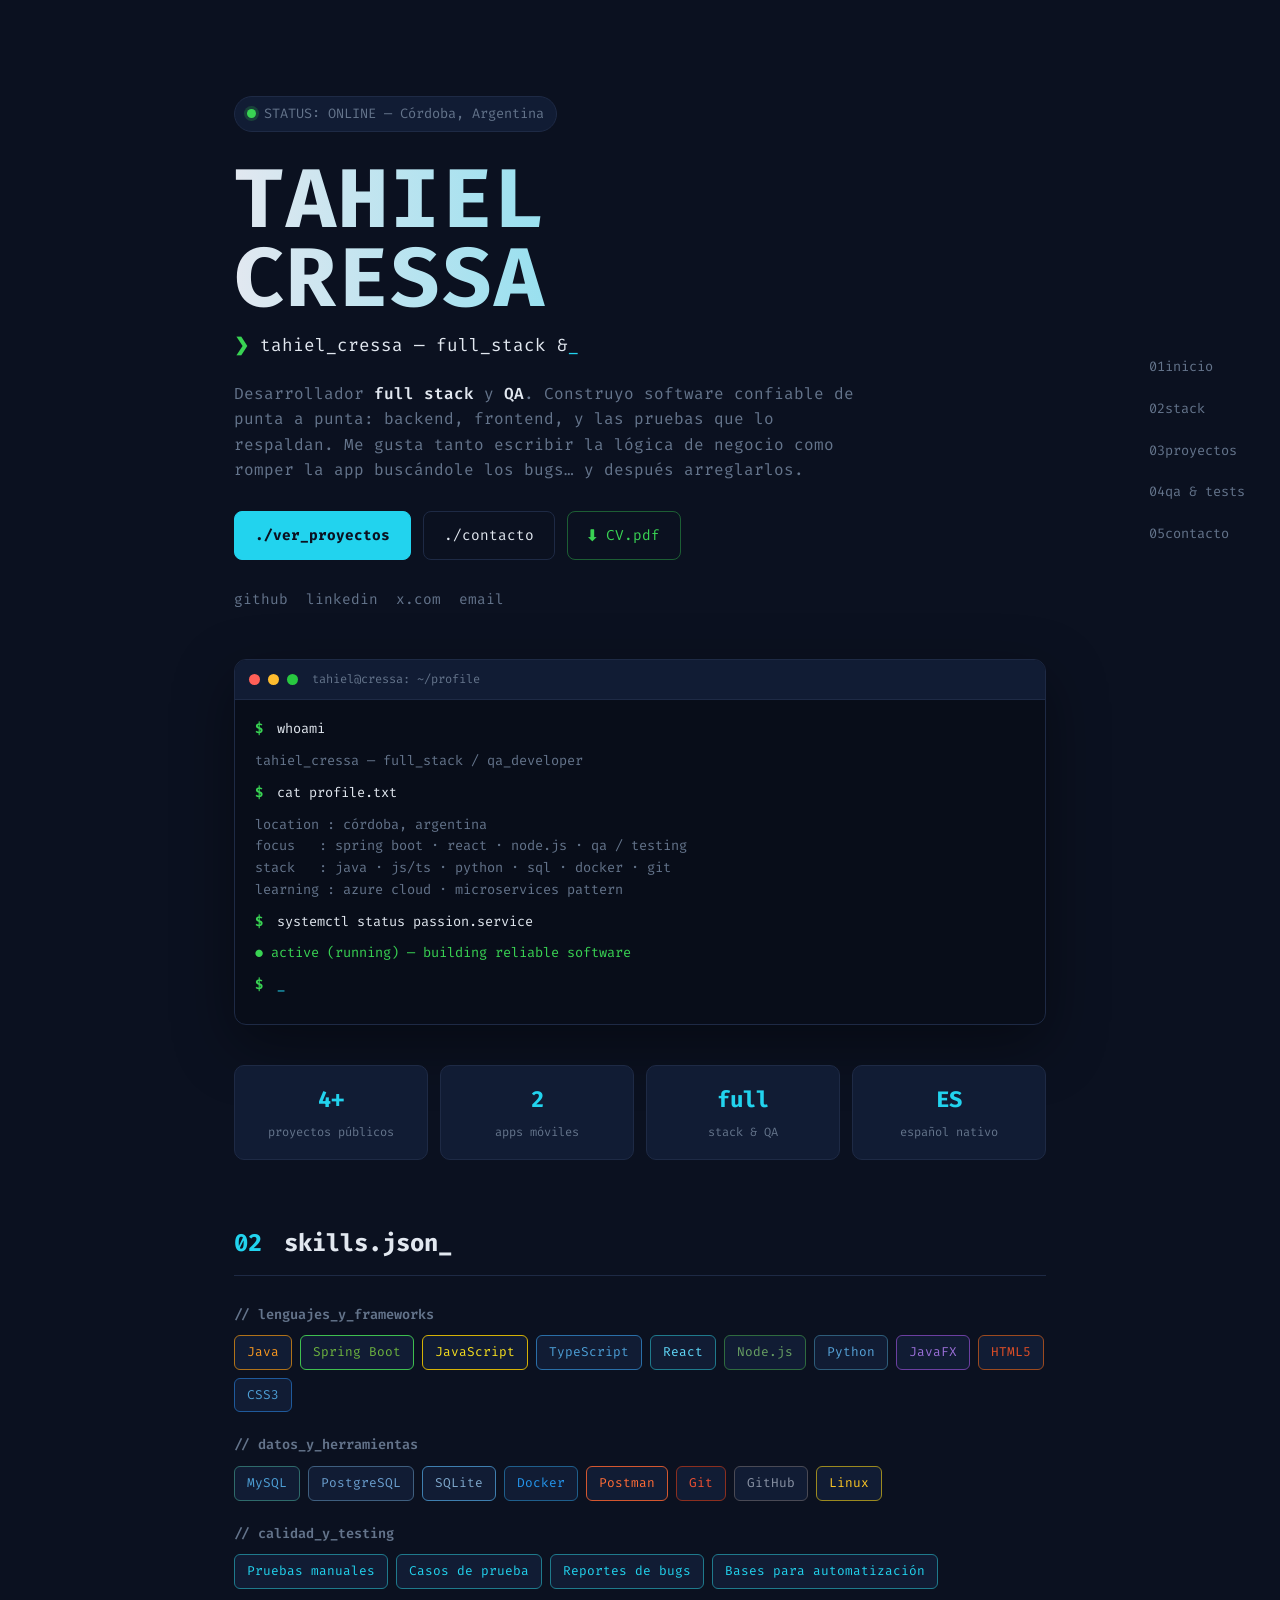
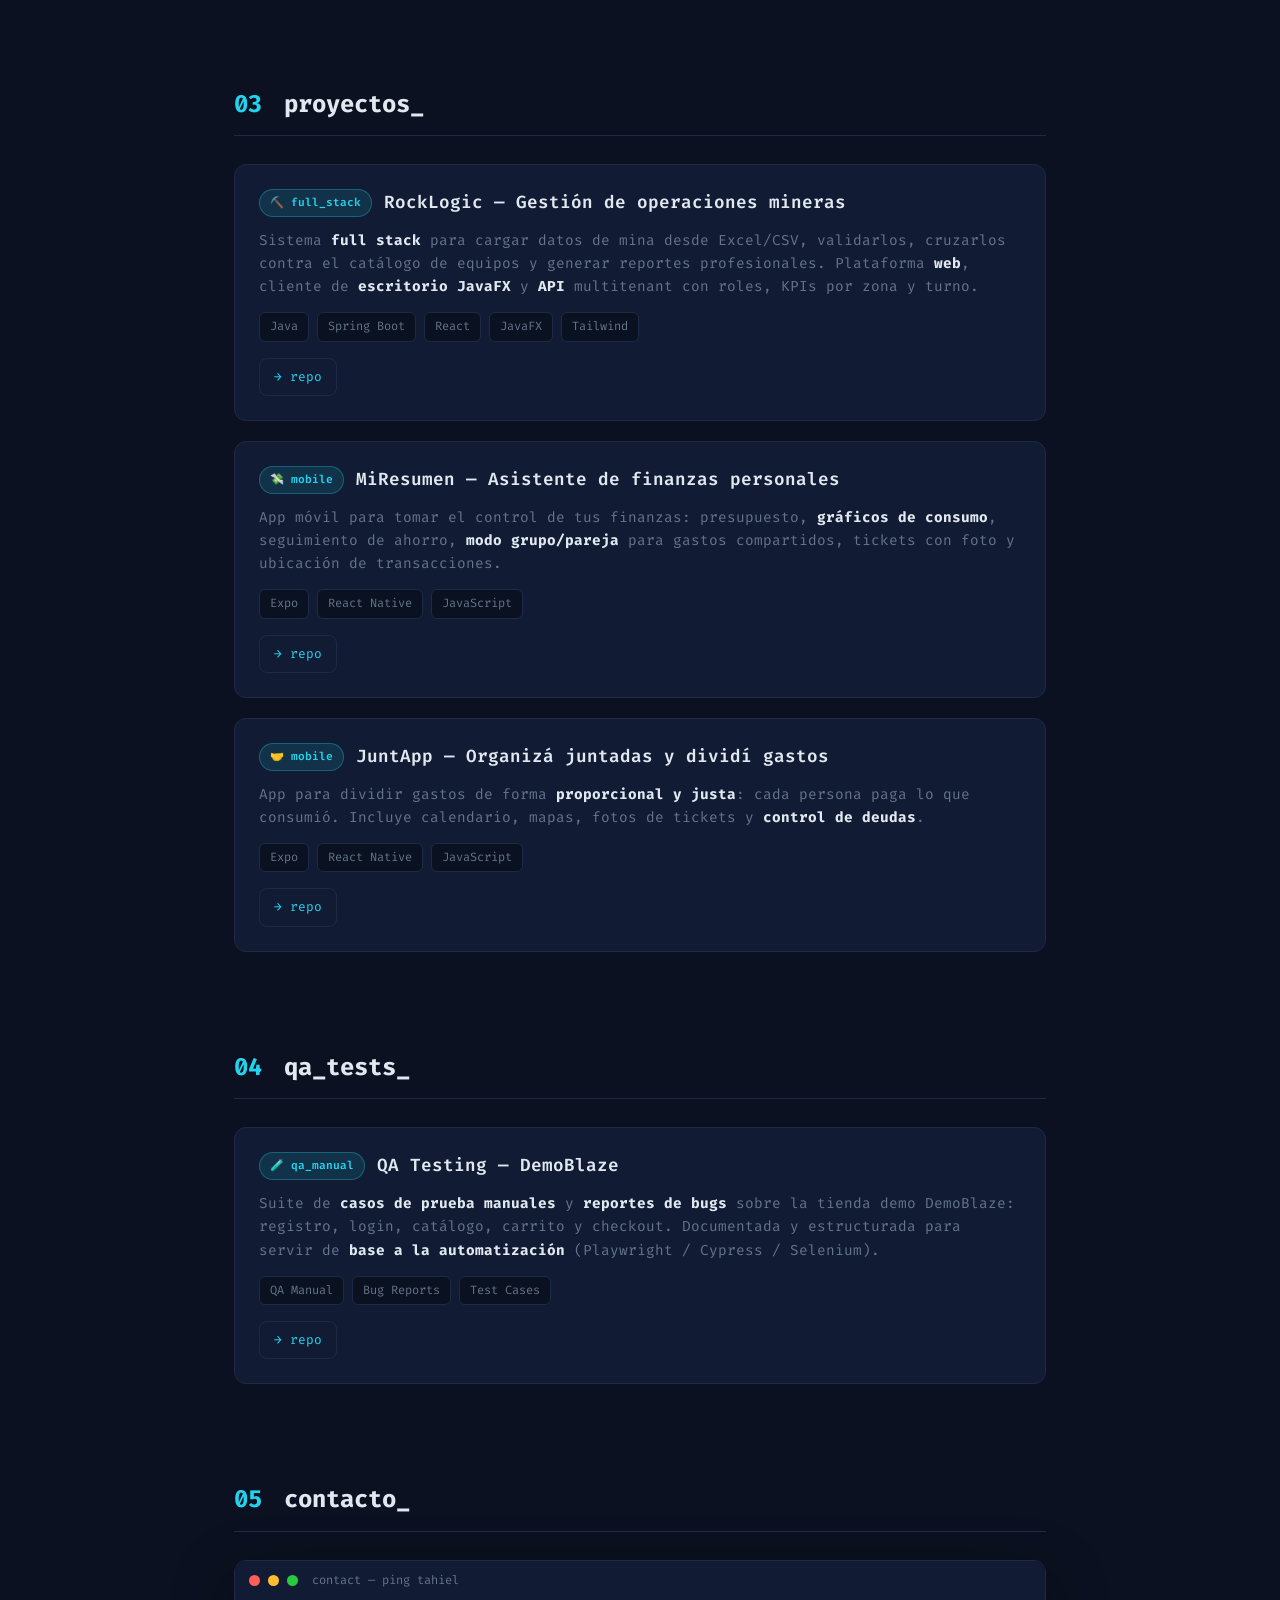
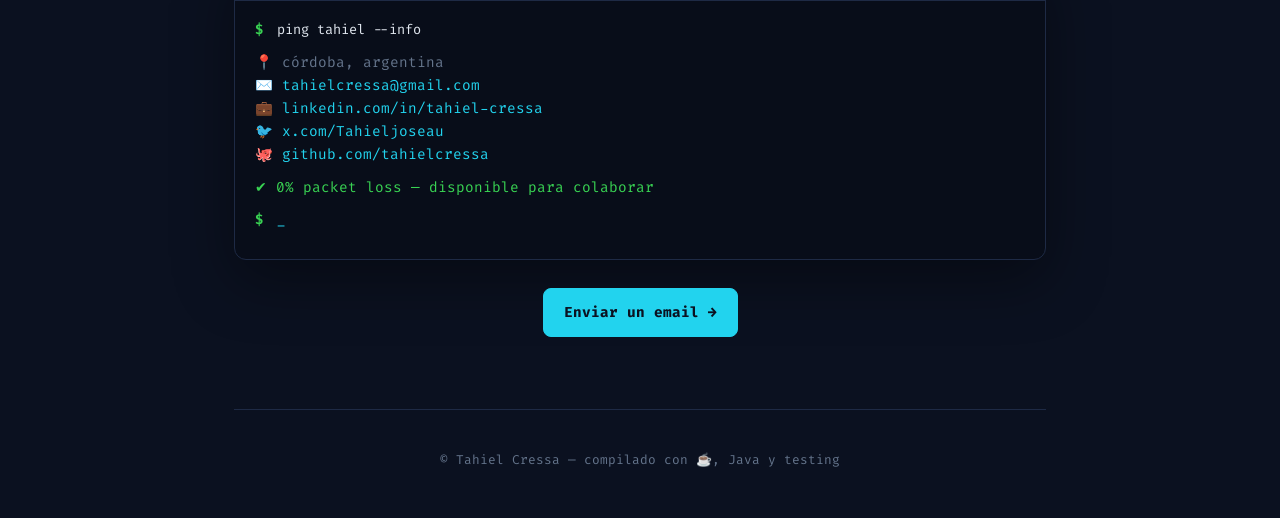
<file: index.html>
<!DOCTYPE html>
<html lang="es">
<head>
  <meta charset="UTF-8" />
  <meta name="viewport" content="width=device-width, initial-scale=1.0" />
  <title>Tahiel Cressa — Full Stack & QA Developer</title>
  <meta name="description" content="Portafolio de Tahiel Cressa: desarrollador full stack y QA desde Córdoba, Argentina." />
  <link rel="preconnect" href="https://fonts.googleapis.com" />
  <link rel="preconnect" href="https://fonts.gstatic.com" crossorigin />
  <link href="https://fonts.googleapis.com/css2?family=Fira+Code:wght@400;500;600;700&family=Inter:wght@400;500;600;700;800&display=swap" rel="stylesheet" />
  <link rel="stylesheet" href="style.css" />
</head>
<body>

  <a class="skip-link" href="#proyectos">Ir a proyectos</a>

  <header class="sidebar">
    <nav class="nav" aria-label="Navegación principal">
      <a href="#inicio" class="nav-link">01<span>inicio</span></a>
      <a href="#acerca" class="nav-link">02<span>stack</span></a>
      <a href="#proyectos" class="nav-link">03<span>proyectos</span></a>
      <a href="#qa" class="nav-link">04<span>qa & tests</span></a>
      <a href="#contacto" class="nav-link">05<span>contacto</span></a>
    </nav>
  </header>

  <main class="content">

    <!-- ============ HERO ============ -->
    <section id="inicio" class="hero">
      <p class="status-line">
        <span class="dot"></span> STATUS: ONLINE — Córdoba, Argentina
      </p>

      <h1 class="name">TAHIEL<br />CRESSA</h1>
      <p class="subtitle">
        <span class="prompt">❯</span> <span id="typed"></span><span class="cursor">_</span>
      </p>

      <p class="intro">
        Desarrollador <strong>full stack</strong> y <strong>QA</strong>. Construyo software confiable de
        punta a punta: backend, frontend, y las pruebas que lo respaldan. Me gusta tanto escribir la
        lógica de negocio como romper la app buscándole los bugs… y después arreglarlos.
      </p>

      <div class="cta">
        <a class="btn btn-primary" href="#proyectos">./ver_proyectos</a>
        <a class="btn btn-ghost" href="#contacto">./contacto</a>
        <a class="btn btn-download" href="CV-Tahiel-Cressa.pdf" download>⬇ CV.pdf</a>
      </div>

      <div class="social">
        <a href="https://github.com/tahielcressa" target="_blank" rel="noopener" aria-label="GitHub">github</a>
        <a href="https://www.linkedin.com/in/tahiel-cressa-9344aa1b0/" target="_blank" rel="noopener" aria-label="LinkedIn">linkedin</a>
        <a href="https://x.com/Tahieljoseau" target="_blank" rel="noopener" aria-label="X">x.com</a>
        <a href="mailto:tahielcressa@gmail.com" aria-label="Email">email</a>
      </div>
    </section>

    <!-- ============ TERMINAL ============ -->
    <section class="terminal" aria-label="Terminal">
      <div class="term-bar">
        <span class="term-dot red"></span>
        <span class="term-dot yellow"></span>
        <span class="term-dot green"></span>
        <span class="term-title">tahiel@cressa: ~/profile</span>
      </div>
      <div class="term-body">
        <p><span class="term-c">$</span> whoami</p>
        <p class="term-out">tahiel_cressa — full_stack / qa_developer</p>
        <p><span class="term-c">$</span> cat profile.txt</p>
        <p class="term-out">location : córdoba, argentina<br>
        focus&nbsp;&nbsp;&nbsp;: spring boot · react · node.js · qa / testing<br>
        stack&nbsp;&nbsp;&nbsp;: java · js/ts · python · sql · docker · git<br>
        learning : azure cloud · microservices pattern</p>
        <p><span class="term-c">$</span> systemctl status passion.service</p>
        <p class="term-out term-green">● active (running) — building reliable software</p>
        <p><span class="term-c">$</span> <span class="cursor">_</span></p>
      </div>
    </section>

    <!-- ============ STATS ============ -->
    <section class="chips" aria-label="Datos rápidos">
      <div class="chip"><strong>4+</strong><span>proyectos públicos</span></div>
      <div class="chip"><strong>2</strong><span>apps móviles</span></div>
      <div class="chip"><strong>full</strong><span>stack & QA</span></div>
      <div class="chip"><strong>ES</strong><span>español nativo</span></div>
    </section>

    <!-- ============ STACK ============ -->
    <section id="acerca" class="section">
      <h2 class="section-title"><span class="num">02</span> skills.json_</h2>

      <h3 class="sub-title">// lenguajes_y_frameworks</h3>
      <div class="tags">
        <span class="tag t-java">Java</span>
        <span class="tag t-spring">Spring Boot</span>
        <span class="tag t-js">JavaScript</span>
        <span class="tag t-ts">TypeScript</span>
        <span class="tag t-react">React</span>
        <span class="tag t-node">Node.js</span>
        <span class="tag t-python">Python</span>
        <span class="tag t-javafx">JavaFX</span>
        <span class="tag t-html">HTML5</span>
        <span class="tag t-css">CSS3</span>
      </div>

      <h3 class="sub-title">// datos_y_herramientas</h3>
      <div class="tags">
        <span class="tag t-mysql">MySQL</span>
        <span class="tag t-postgres">PostgreSQL</span>
        <span class="tag t-sqlite">SQLite</span>
        <span class="tag t-docker">Docker</span>
        <span class="tag t-postman">Postman</span>
        <span class="tag t-git">Git</span>
        <span class="tag t-github">GitHub</span>
        <span class="tag t-linux">Linux</span>
      </div>

      <h3 class="sub-title">// calidad_y_testing</h3>
      <div class="tags">
        <span class="tag t-qa">Pruebas manuales</span>
        <span class="tag t-qa">Casos de prueba</span>
        <span class="tag t-qa">Reportes de bugs</span>
        <span class="tag t-qa">Bases para automatización</span>
      </div>
    </section>

    <!-- ============ PROJECTS ============ -->
    <section id="proyectos" class="section">
      <h2 class="section-title"><span class="num">03</span> proyectos_</h2>

      <article class="project">
        <div class="project-head">
          <span class="badge">⛏️ full_stack</span>
          <h3 class="project-name">RockLogic — Gestión de operaciones mineras</h3>
        </div>
        <p class="project-desc">
          Sistema <strong>full stack</strong> para cargar datos de mina desde Excel/CSV, validarlos,
          cruzarlos contra el catálogo de equipos y generar reportes profesionales. Plataforma <strong>web</strong>,
          cliente de <strong>escritorio JavaFX</strong> y <strong>API</strong> multitenant con roles, KPIs por zona y turno.
        </p>
        <div class="project-tech">
          <span>Java</span><span>Spring Boot</span><span>React</span><span>JavaFX</span><span>Tailwind</span>
        </div>
        <a class="btn btn-small" href="https://github.com/tahielcressa/RockLogic" target="_blank" rel="noopener">→ repo</a>
      </article>

      <article class="project">
        <div class="project-head">
          <span class="badge">💸 mobile</span>
          <h3 class="project-name">MiResumen — Asistente de finanzas personales</h3>
        </div>
        <p class="project-desc">
          App móvil para tomar el control de tus finanzas: presupuesto, <strong>gráficos de consumo</strong>,
          seguimiento de ahorro, <strong>modo grupo/pareja</strong> para gastos compartidos, tickets con foto
          y ubicación de transacciones.
        </p>
        <div class="project-tech">
          <span>Expo</span><span>React Native</span><span>JavaScript</span>
        </div>
        <a class="btn btn-small" href="https://github.com/tahielcressa/MiResumen" target="_blank" rel="noopener">→ repo</a>
      </article>

      <article class="project">
        <div class="project-head">
          <span class="badge">🤝 mobile</span>
          <h3 class="project-name">JuntApp — Organizá juntadas y dividí gastos</h3>
        </div>
        <p class="project-desc">
          App para dividir gastos de forma <strong>proporcional y justa</strong>: cada persona paga lo que consumió.
          Incluye calendario, mapas, fotos de tickets y <strong>control de deudas</strong>.
        </p>
        <div class="project-tech">
          <span>Expo</span><span>React Native</span><span>JavaScript</span>
        </div>
        <a class="btn btn-small" href="https://github.com/tahielcressa/JuntApp" target="_blank" rel="noopener">→ repo</a>
      </article>
    </section>

    <!-- ============ QA ============ -->
    <section id="qa" class="section">
      <h2 class="section-title"><span class="num">04</span> qa_tests_</h2>

      <article class="project">
        <div class="project-head">
          <span class="badge">🧪 qa_manual</span>
          <h3 class="project-name">QA Testing — DemoBlaze</h3>
        </div>
        <p class="project-desc">
          Suite de <strong>casos de prueba manuales</strong> y <strong>reportes de bugs</strong> sobre la tienda demo
          DemoBlaze: registro, login, catálogo, carrito y checkout. Documentada y estructurada para servir de
          <strong>base a la automatización</strong> (Playwright / Cypress / Selenium).
        </p>
        <div class="project-tech">
          <span>QA Manual</span><span>Bug Reports</span><span>Test Cases</span>
        </div>
        <a class="btn btn-small" href="https://github.com/tahielcressa/QA-Testing-DemoBlaze" target="_blank" rel="noopener">→ repo</a>
      </article>
    </section>

    <!-- ============ CONTACT ============ -->
    <section id="contacto" class="section">
      <h2 class="section-title"><span class="num">05</span> contacto_</h2>

      <div class="terminal contact-terminal" aria-label="Contacto">
        <div class="term-bar">
          <span class="term-dot red"></span>
          <span class="term-dot yellow"></span>
          <span class="term-dot green"></span>
          <span class="term-title">contact — ping tahiel</span>
        </div>
        <div class="term-body">
          <p><span class="term-c">$</span> ping tahiel --info</p>
          <p class="term-out">📍 córdoba, argentina<br>
          ✉️  <a href="mailto:tahielcressa@gmail.com">tahielcressa@gmail.com</a><br>
          💼  <a href="https://www.linkedin.com/in/tahiel-cressa-9344aa1b0/" target="_blank" rel="noopener">linkedin.com/in/tahiel-cressa</a><br>
          🐦  <a href="https://x.com/Tahieljoseau" target="_blank" rel="noopener">x.com/Tahieljoseau</a><br>
          🐙  <a href="https://github.com/tahielcressa" target="_blank" rel="noopener">github.com/tahielcressa</a></p>
          <p class="term-out term-green">✔ 0% packet loss — disponible para colaborar</p>
          <p><span class="term-c">$</span> <span class="cursor">_</span></p>
        </div>
      </div>

      <div class="contact-actions">
        <a class="btn btn-primary" href="mailto:tahielcressa@gmail.com">Enviar un email →</a>
      </div>
    </section>

    <footer class="footer">
      <p>© Tahiel Cressa — compilado con ☕, Java y testing</p>
    </footer>

  </main>

  <script src="script.js"></script>
</body>
</html>
</file>
<file: style.css>
:root {
  --bg: #0b1120;
  --bg-soft: #0f172a;
  --bg-card: #111c34;
  --border: #1e2a45;
  --text: #e2e8f0;
  --muted: #64748b;
  --accent: #22d3ee;
  --accent-dim: rgba(34, 211, 238, 0.12);
  --green: #39d353;
  --mono: "Fira Code", ui-monospace, SFMono-Regular, Menlo, Consolas, monospace;
  --sans: "Inter", -apple-system, BlinkMacSystemFont, "Segoe UI", sans-serif;
}

* { margin: 0; padding: 0; box-sizing: border-box; }

html { scroll-behavior: smooth; scroll-padding-top: 24px; }

body {
  background:
    radial-gradient(1200px 600px at 80% -10%, rgba(34, 211, 238, 0.08), transparent 60%),
    radial-gradient(900px 500px at -10% 110%, rgba(57, 211, 83, 0.05), transparent 60%),
    var(--bg);
  color: var(--text);
  font-family: var(--mono);
  line-height: 1.6;
  min-height: 100vh;
}

::selection { background: var(--accent); color: #0b1120; }

a { color: var(--accent); text-decoration: none; }
a:hover { text-decoration: underline; }

.skip-link {
  position: absolute;
  left: -9999px;
  top: 0;
  background: var(--accent);
  color: #0b1120;
  padding: 8px 14px;
  border-radius: 0 0 8px 0;
  z-index: 100;
}
.skip-link:focus { left: 0; }

/* ---------- sidebar ---------- */
.sidebar {
  position: fixed;
  top: 50%;
  right: 24px;
  transform: translateY(-50%);
  z-index: 50;
}
.nav { display: flex; flex-direction: column; gap: 6px; }
.nav-link {
  color: var(--muted);
  font-size: 0.85rem;
  padding: 6px 10px;
  border: 1px solid transparent;
  border-radius: 8px;
  transition: 0.2s;
  writing-mode: horizontal-tb;
  text-align: left;
  display: block;
}
.nav-link:hover, .nav-link:focus { color: var(--accent); border-color: var(--border); text-decoration: none; }

/* ---------- layout ---------- */
.content {
  max-width: 860px;
  margin: 0 auto;
  padding: 64px 24px 0;
}

/* ---------- hero ---------- */
.hero { padding-top: 32px; margin-bottom: 48px; }

.status-line {
  display: inline-flex;
  align-items: center;
  gap: 8px;
  color: var(--muted);
  font-size: 0.85rem;
  border: 1px solid var(--border);
  background: var(--bg-card);
  padding: 6px 12px;
  border-radius: 999px;
  margin-bottom: 28px;
}
.dot {
  width: 9px; height: 9px;
  border-radius: 50%;
  background: var(--green);
  box-shadow: 0 0 0 3px rgba(57, 211, 83, 0.2);
  animation: pulse 2s infinite;
}
@keyframes pulse {
  0%, 100% { box-shadow: 0 0 0 3px rgba(57, 211, 83, 0.2); }
  50% { box-shadow: 0 0 0 6px rgba(57, 211, 83, 0.05); }
}

.name {
  font-size: clamp(2.8rem, 9vw, 5.2rem);
  font-weight: 700;
  line-height: 0.95;
  letter-spacing: 2px;
  background: linear-gradient(90deg, #e2e8f0 0%, var(--accent) 100%);
  -webkit-background-clip: text;
  background-clip: text;
  -webkit-text-fill-color: transparent;
  color: transparent;
}

.subtitle {
  margin-top: 14px;
  font-size: 1.1rem;
  min-height: 1.8rem;
}
.prompt { color: var(--green); font-weight: 600; }
.cursor {
  display: inline-block;
  width: 0.6em;
  color: var(--accent);
  animation: blink 1s step-end infinite;
}
@keyframes blink { 50% { opacity: 0; } }

.intro { margin-top: 20px; color: var(--muted); max-width: 640px; }
.intro strong { color: var(--text); font-weight: 600; }

.cta { margin-top: 28px; display: flex; gap: 12px; flex-wrap: wrap; }
.btn {
  font-family: var(--mono);
  font-size: 0.9rem;
  padding: 12px 20px;
  border-radius: 8px;
  border: 1px solid var(--border);
  cursor: pointer;
  transition: 0.2s;
  display: inline-block;
}
.btn-primary {
  background: var(--accent);
  color: #0b1120;
  font-weight: 700;
  border-color: var(--accent);
}
.btn-primary:hover { background: #67e8f9; text-decoration: none; }
.btn-ghost { color: var(--text); }
.btn-ghost:hover { border-color: var(--accent); color: var(--accent); text-decoration: none; }
.btn-download {
  color: var(--green);
  border-color: rgba(57, 211, 83, 0.4);
}
.btn-download:hover { border-color: var(--green); text-decoration: none; }
.btn-small { padding: 8px 14px; font-size: 0.8rem; }

.social { margin-top: 28px; display: flex; gap: 18px; flex-wrap: wrap; }
.social a { color: var(--muted); font-size: 0.9rem; }
.social a:hover { color: var(--accent); text-decoration: none; }

/* ---------- terminal widget ---------- */
.terminal {
  background: #080d19;
  border: 1px solid var(--border);
  border-radius: 12px;
  overflow: hidden;
  margin: 40px 0;
  box-shadow: 0 20px 60px rgba(0, 0, 0, 0.4);
}
.term-bar {
  display: flex;
  align-items: center;
  gap: 8px;
  padding: 10px 14px;
  background: var(--bg-card);
  border-bottom: 1px solid var(--border);
}
.term-dot { width: 11px; height: 11px; border-radius: 50%; }
.red { background: #ff5f57; }
.yellow { background: #febc2e; }
.green { background: #28c840; }
.term-title { color: var(--muted); font-size: 0.75rem; margin-left: 6px; }
.term-body { padding: 18px 20px; font-size: 0.85rem; overflow-x: auto; }
.term-body p { margin-bottom: 10px; }
.term-c { color: var(--green); font-weight: 700; margin-right: 6px; }
.term-out { color: var(--muted); }
.term-green { color: var(--green); }
.term-body a { color: var(--accent); }

/* ---------- chips ---------- */
.chips {
  display: grid;
  grid-template-columns: repeat(4, 1fr);
  gap: 12px;
  margin: 40px 0;
}
.chip {
  background: var(--bg-card);
  border: 1px solid var(--border);
  border-radius: 10px;
  padding: 16px;
  text-align: center;
}
.chip strong { display: block; font-size: 1.4rem; color: var(--accent); }
.chip span { font-size: 0.75rem; color: var(--muted); }

/* ---------- sections ---------- */
.section { padding-top: 24px; margin-bottom: 72px; }

.section-title {
  font-size: 1.5rem;
  margin-bottom: 28px;
  padding-bottom: 12px;
  border-bottom: 1px solid var(--border);
}
.num { color: var(--accent); margin-right: 8px; }

.sub-title {
  color: var(--muted);
  font-size: 0.85rem;
  font-weight: 600;
  margin: 22px 0 10px;
}

.tags { display: flex; flex-wrap: wrap; gap: 8px; }
.tag {
  font-size: 0.8rem;
  padding: 6px 12px;
  border-radius: 6px;
  border: 1px solid var(--border);
  background: var(--bg-card);
  color: var(--text);
  transition: 0.15s;
}
.tag:hover { transform: translateY(-2px); }

.t-java { border-color: #b07219; color: #f89820; }
.t-spring { border-color: #3fbf4f; color: #6db33f; }
.t-js { border-color: #d4b106; color: #f7df1e; }
.t-ts { border-color: #2a6fa8; color: #4d9fd6; }
.t-react { border-color: #1f7a8c; color: #61dafb; }
.t-node { border-color: #2f6b3f; color: #68a063; }
.t-python { border-color: #2e5d7a; color: #56a3d8; }
.t-javafx { border-color: #6b3fa0; color: #9a6fd8; }
.t-html { border-color: #9c4a1f; color: #e34f26; }
.t-css { border-color: #1f5a9c; color: #4d9fd6; }
.t-mysql { border-color: #2f6b6b; color: #4d9fd6; }
.t-postgres { border-color: #3f5f7f; color: #6b9fcf; }
.t-sqlite { border-color: #3f7faf; color: #7fa8cc; }
.t-docker { border-color: #1f5f8c; color: #2496ed; }
.t-postman { border-color: #d4572f; color: #ff6c37; }
.t-git { border-color: #8c2f1f; color: #f05032; }
.t-github { border-color: #4a4a55; color: #8a93a5; }
.t-linux { border-color: #9c8a1f; color: #fcc624; }
.t-qa { border-color: #1f7a8c; color: #22d3ee; }

/* ---------- projects ---------- */
.project {
  background: var(--bg-card);
  border: 1px solid var(--border);
  border-radius: 12px;
  padding: 24px;
  margin-bottom: 20px;
  transition: 0.2s;
}
.project:hover { border-color: var(--accent); transform: translateY(-2px); }

.project-head { display: flex; align-items: center; gap: 12px; flex-wrap: wrap; margin-bottom: 12px; }
.badge {
  font-size: 0.7rem;
  font-weight: 600;
  padding: 4px 10px;
  border-radius: 999px;
  background: var(--accent-dim);
  border: 1px solid rgba(34, 211, 238, 0.3);
  color: var(--accent);
  white-space: nowrap;
}
.project-name { font-size: 1.1rem; font-weight: 600; }
.project-desc { color: var(--muted); font-size: 0.9rem; margin-bottom: 14px; }
.project-desc strong { color: var(--text); }
.project-tech { display: flex; flex-wrap: wrap; gap: 8px; margin-bottom: 16px; }
.project-tech span {
  font-size: 0.75rem;
  padding: 4px 10px;
  border-radius: 6px;
  background: #0a1120;
  border: 1px solid var(--border);
  color: var(--muted);
}

/* ---------- contact ---------- */
.contact-terminal { margin: 0 0 28px; }
.contact-terminal .term-out { font-size: 0.9rem; }
.contact-actions { text-align: center; }

/* ---------- footer ---------- */
.footer {
  text-align: center;
  color: var(--muted);
  font-size: 0.8rem;
  padding: 40px 0 48px;
  border-top: 1px solid var(--border);
}

/* ---------- responsive ---------- */
@media (max-width: 900px) {
  .sidebar { display: none; }
  .nav { flex-direction: row; justify-content: center; gap: 10px; }
}

@media (max-width: 600px) {
  .content { padding: 32px 18px 0; }
  .chips { grid-template-columns: repeat(2, 1fr); }
  .name { font-size: 2.6rem; }
}
</file>
